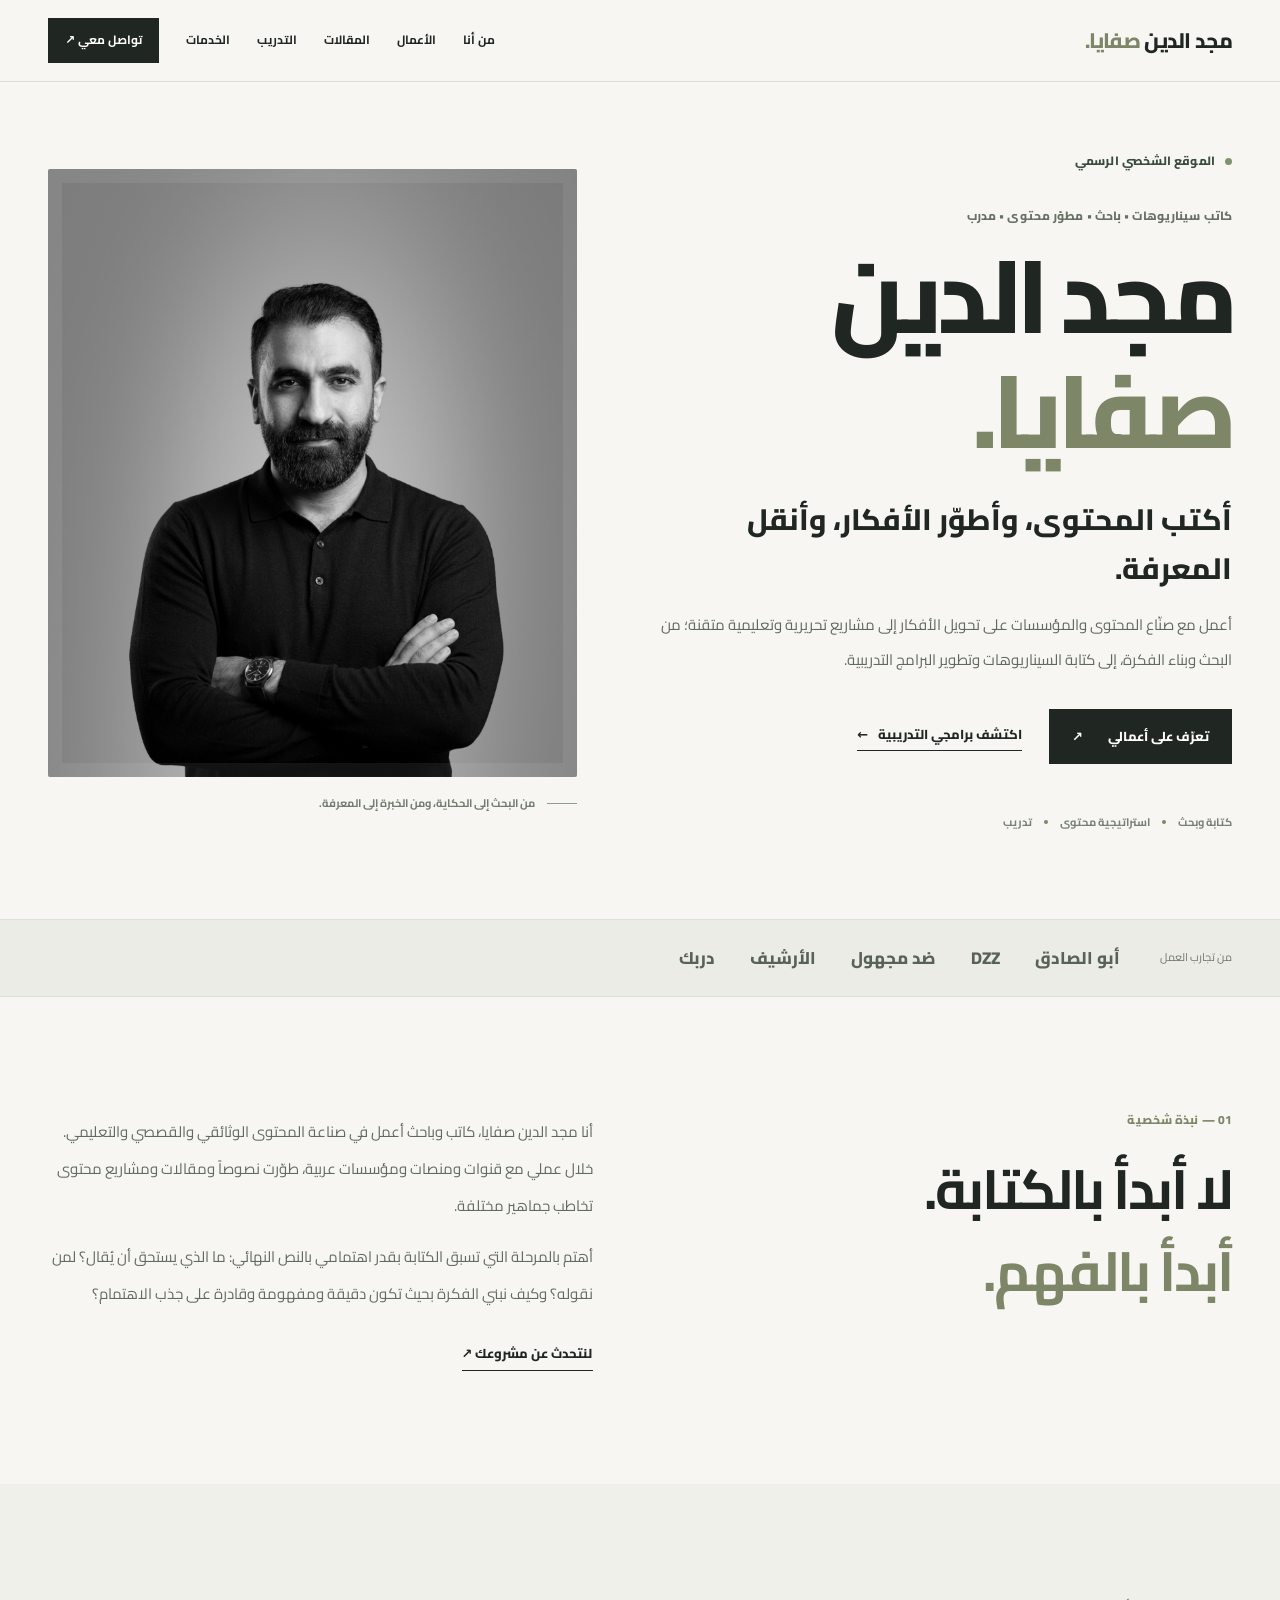
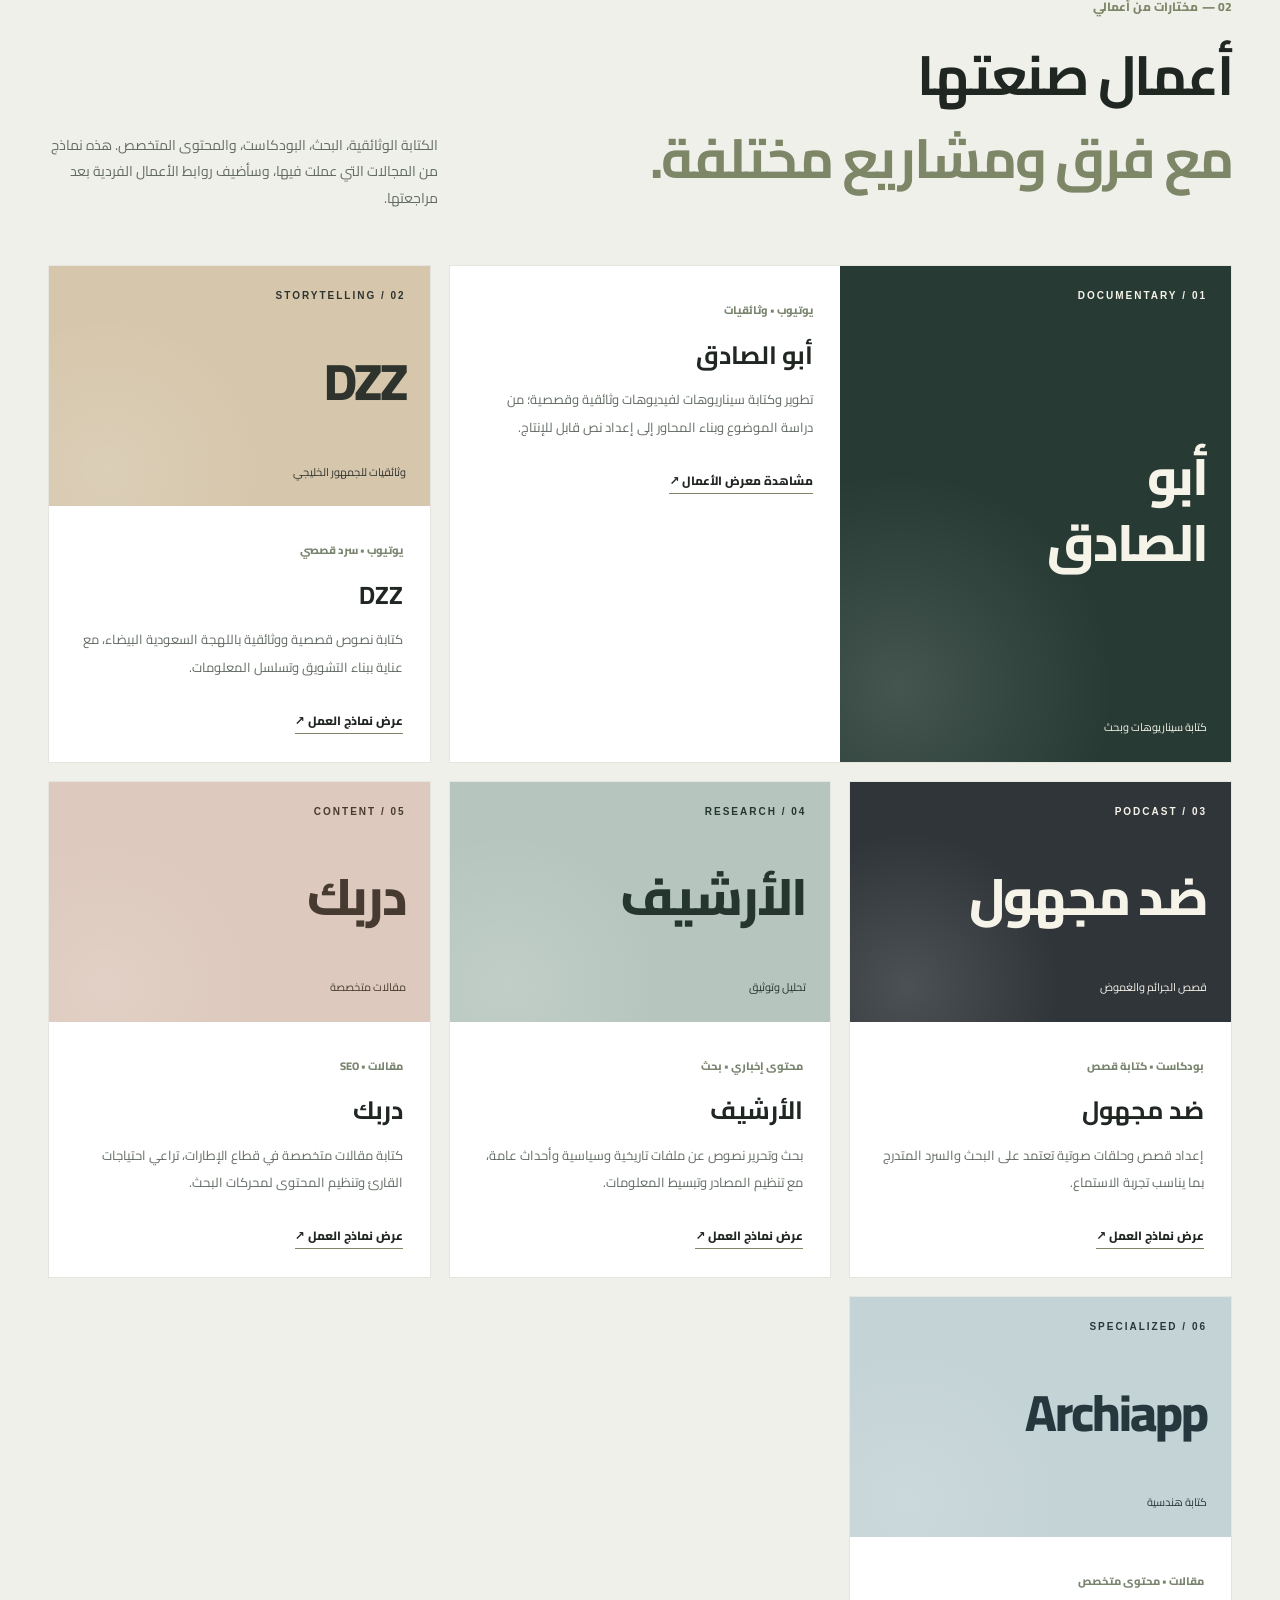
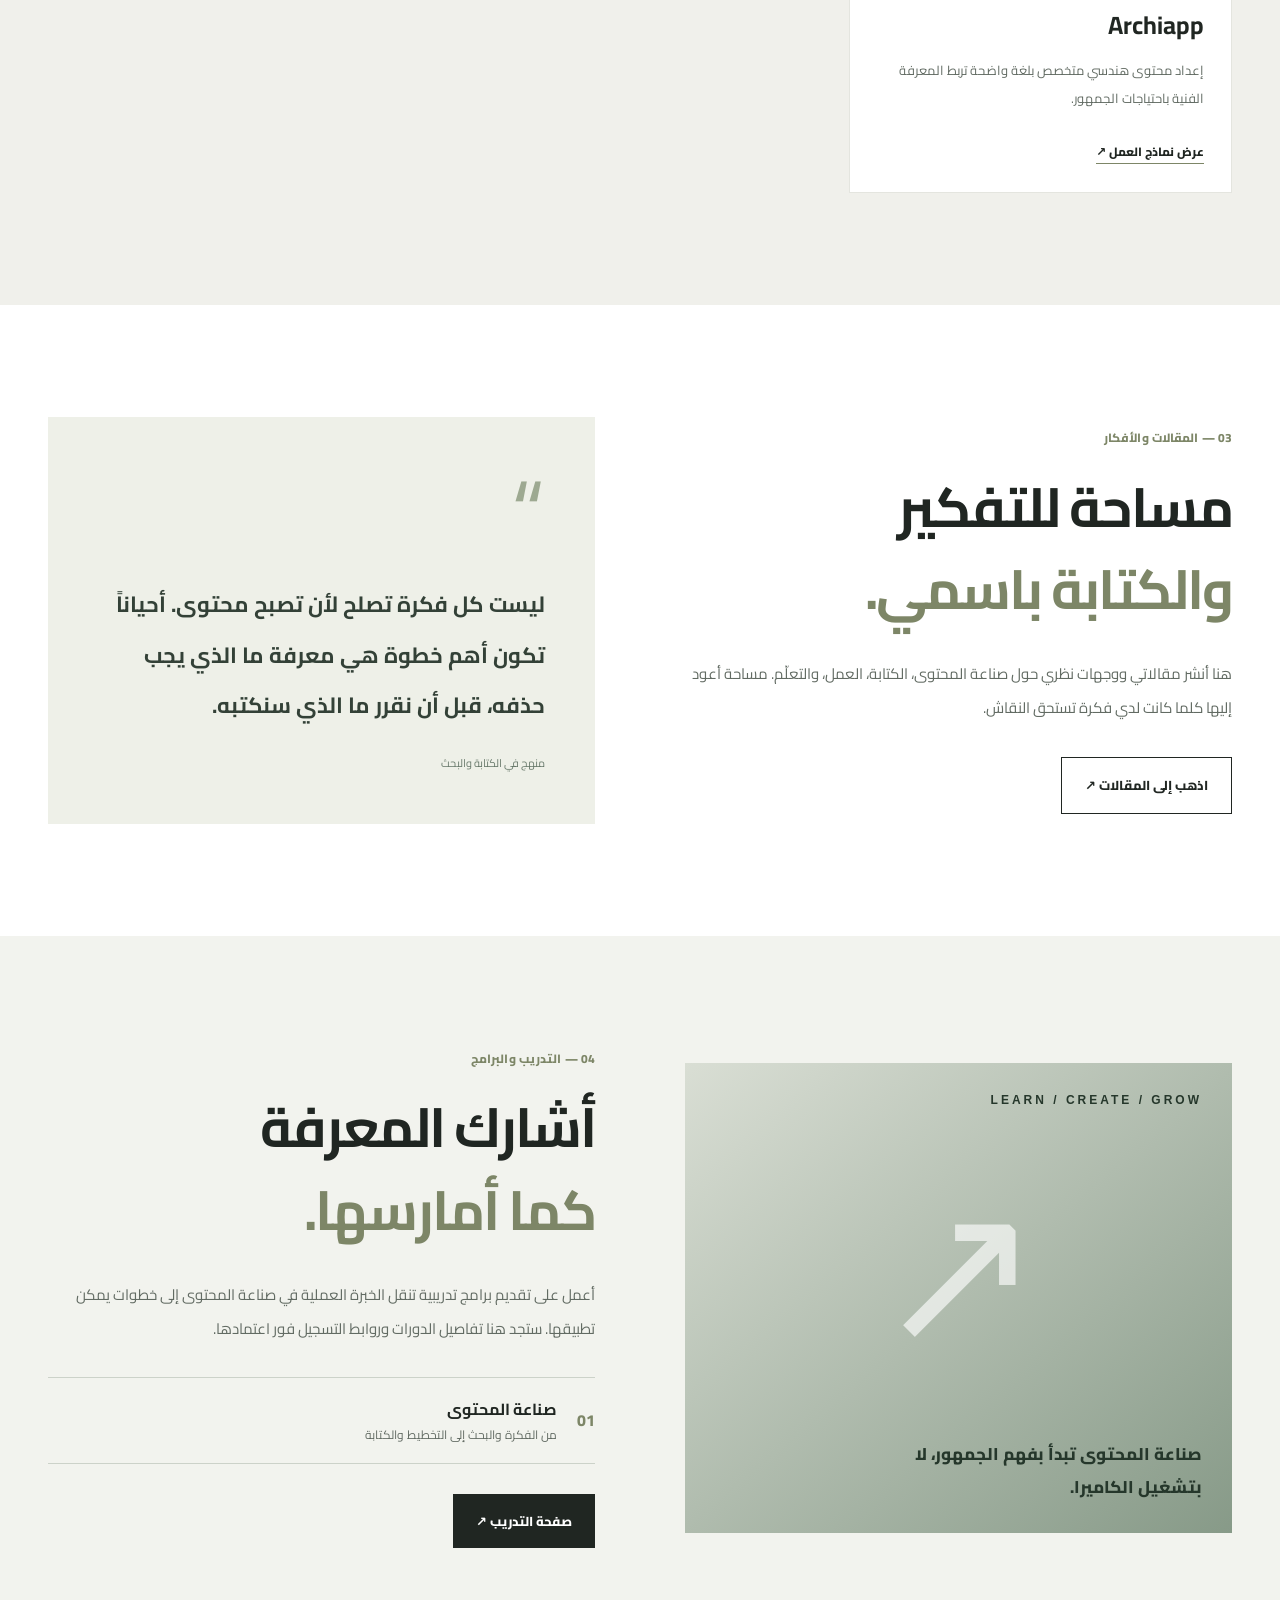
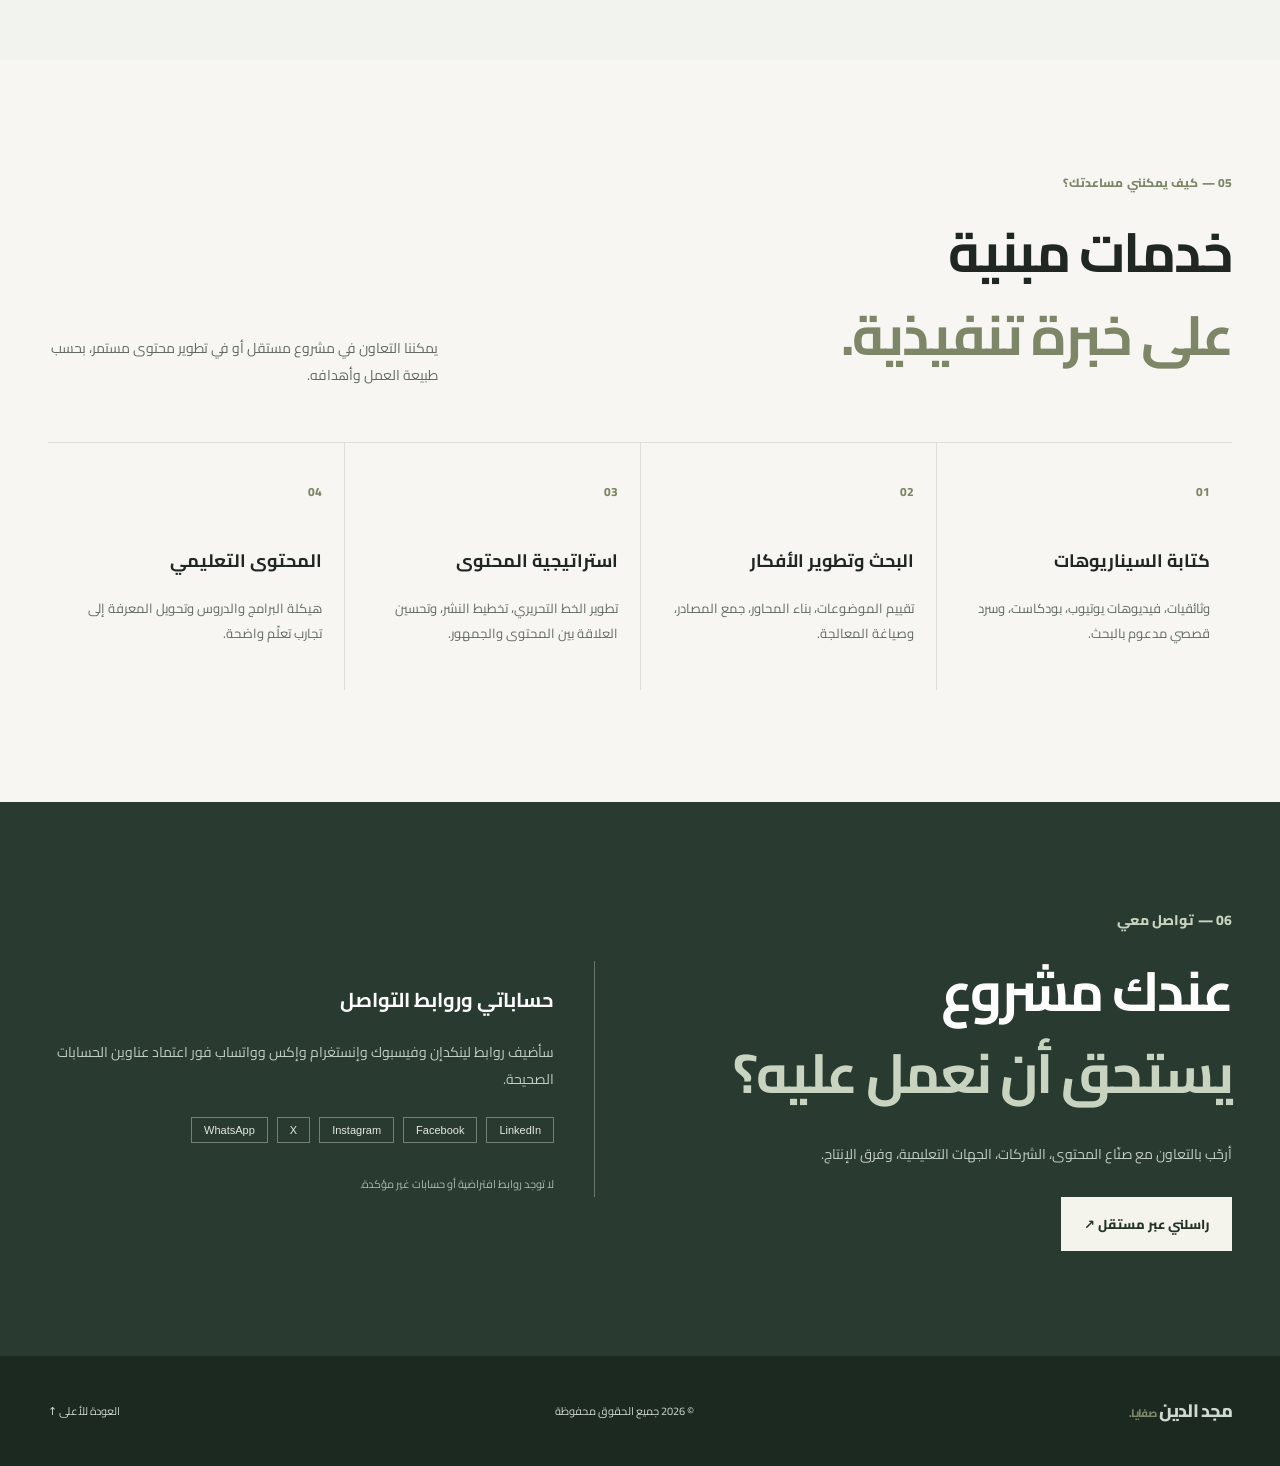
<file: index.html>
<!doctype html>
<html lang="ar" dir="rtl">
<head>
<meta charset="utf-8"><meta name="viewport" content="width=device-width,initial-scale=1">
<meta name="theme-color" content="#f7f6f2"><meta name="description" content="الموقع الرسمي لمجد الدين صفايا: كاتب سيناريوهات وباحث ومطوّر محتوى ومدرب. اكتشف أعماله ومقالاته وبرامجه التدريبية.">
<meta property="og:type" content="website"><meta property="og:title" content="مجد الدين صفايا | كتابة، بحث، تدريب"><meta property="og:description" content="أعمال ومقالات ودورات مجد الدين صفايا"><meta property="og:image" content="https://majdsafayaa.github.io/majd-portfolio/Photo.png">
<title>مجد الدين صفايا | كاتب وباحث ومدرب</title>
<link rel="preconnect" href="https://fonts.googleapis.com"><link rel="preconnect" href="https://fonts.gstatic.com" crossorigin><link href="https://fonts.googleapis.com/css2?family=Cairo:wght@400;500;600;700;800&display=swap" rel="stylesheet"><link rel="stylesheet" href="styles.css">
</head>
<body>
<a class="skip" href="#main">تجاوز إلى المحتوى</a>
<header class="site-header"><div class="container nav-wrap"><a class="brand" href="index.html" aria-label="الصفحة الرئيسية">مجد الدين <span>صفايا.</span></a><button class="menu-toggle" id="menu" aria-label="فتح القائمة" aria-expanded="false" aria-controls="nav">☰</button><nav id="nav" class="nav-links" aria-label="التنقل الرئيسي"><a href="#about">من أنا</a><a href="#work">الأعمال</a><a href="articles.html">المقالات</a><a href="training.html">التدريب</a><a href="#services">الخدمات</a><a class="nav-contact" href="#contact">تواصل معي ↗</a></nav></div></header>
<main id="main">
<section class="hero"><div class="container hero-grid"><div class="hero-copy"><p class="eyebrow"><span class="status-dot"></span> الموقع الشخصي الرسمي</p><p class="overline">كاتب سيناريوهات • باحث • مطوّر محتوى • مدرب</p><h1>مجد الدين<br><span>صفايا.</span></h1><p class="hero-statement">أكتب المحتوى، وأطوّر الأفكار، وأنقل المعرفة.</p><p class="hero-desc">أعمل مع صنّاع المحتوى والمؤسسات على تحويل الأفكار إلى مشاريع تحريرية وتعليمية متقنة؛ من البحث وبناء الفكرة، إلى كتابة السيناريوهات وتطوير البرامج التدريبية.</p><div class="hero-actions"><a class="button button-dark" href="#work">تعرّف على أعمالي <span>↗</span></a><a class="text-link" href="training.html">اكتشف برامجي التدريبية <span>←</span></a></div><div class="hero-bottom"><span>كتابة وبحث</span><i></i><span>استراتيجية محتوى</span><i></i><span>تدريب</span></div></div><div class="hero-visual"><div class="portrait-frame"><img src="Photo.png" alt="مجد الدين صفايا — صورة شخصية" width="640" height="640" fetchpriority="high"></div><div class="image-note"><span class="image-note-line"></span> من البحث إلى الحكاية، ومن الخبرة إلى المعرفة.</div></div></div></section>
<section class="intro-bar"><div class="container intro-bar-inner"><span class="intro-label">من تجارب العمل</span><div class="client-names"><span>أبو الصادق</span><span>DZZ</span><span>ضد مجهول</span><span>الأرشيف</span><span>دربك</span></div></div></section>
<section class="section about-section" id="about"><div class="container split"><div><p class="section-label">01 — نبذة شخصية</p><h2>لا أبدأ بالكتابة.<br><em>أبدأ بالفهم.</em></h2></div><div class="prose"><p>أنا مجد الدين صفايا، كاتب وباحث أعمل في صناعة المحتوى الوثائقي والقصصي والتعليمي. خلال عملي مع قنوات ومنصات ومؤسسات عربية، طوّرت نصوصاً ومقالات ومشاريع محتوى تخاطب جماهير مختلفة.</p><p>أهتم بالمرحلة التي تسبق الكتابة بقدر اهتمامي بالنص النهائي: ما الذي يستحق أن يُقال؟ لمن نقوله؟ وكيف نبني الفكرة بحيث تكون دقيقة ومفهومة وقادرة على جذب الاهتمام؟</p><a class="inline-link" href="#contact">لنتحدث عن مشروعك ↗</a></div></div></section>
<section class="section work-section" id="work"><div class="container"><div class="section-head"><div><p class="section-label">02 — مختارات من أعمالي</p><h2>أعمال صنعتها<br><em>مع فرق ومشاريع مختلفة.</em></h2></div><p>الكتابة الوثائقية، البحث، البودكاست، والمحتوى المتخصص. هذه نماذج من المجالات التي عملت فيها، وسأضيف روابط الأعمال الفردية بعد مراجعتها.</p></div><div class="work-grid">
<article class="work-card work-lead"><div class="work-art art-one"><span class="art-top">01 / DOCUMENTARY</span><strong>أبو<br>الصادق</strong><span class="art-bottom">كتابة سيناريوهات وبحث</span></div><div class="work-info"><span class="card-type">يوتيوب • وثائقيات</span><h3>أبو الصادق</h3><p>تطوير وكتابة سيناريوهات لفيديوهات وثائقية وقصصية؛ من دراسة الموضوع وبناء المحاور إلى إعداد نص قابل للإنتاج.</p><a href="https://mostaql.com/u/Majd_Safaya/portfolio" target="_blank" rel="noopener noreferrer">مشاهدة معرض الأعمال ↗</a></div></article>
<article class="work-card"><div class="work-art art-two"><span class="art-top">02 / STORYTELLING</span><strong>DZZ</strong><span class="art-bottom">وثائقيات للجمهور الخليجي</span></div><div class="work-info"><span class="card-type">يوتيوب • سرد قصصي</span><h3>DZZ</h3><p>كتابة نصوص قصصية ووثائقية باللهجة السعودية البيضاء، مع عناية ببناء التشويق وتسلسل المعلومات.</p><a href="https://mostaql.com/u/Majd_Safaya/portfolio" target="_blank" rel="noopener noreferrer">عرض نماذج العمل ↗</a></div></article>
<article class="work-card"><div class="work-art art-three"><span class="art-top">03 / PODCAST</span><strong>ضد مجهول</strong><span class="art-bottom">قصص الجرائم والغموض</span></div><div class="work-info"><span class="card-type">بودكاست • كتابة قصص</span><h3>ضد مجهول</h3><p>إعداد قصص وحلقات صوتية تعتمد على البحث والسرد المتدرج بما يناسب تجربة الاستماع.</p><a href="https://mostaql.com/u/Majd_Safaya/portfolio" target="_blank" rel="noopener noreferrer">عرض نماذج العمل ↗</a></div></article>
<article class="work-card"><div class="work-art art-four"><span class="art-top">04 / RESEARCH</span><strong>الأرشيف</strong><span class="art-bottom">تحليل وتوثيق</span></div><div class="work-info"><span class="card-type">محتوى إخباري • بحث</span><h3>الأرشيف</h3><p>بحث وتحرير نصوص عن ملفات تاريخية وسياسية وأحداث عامة، مع تنظيم المصادر وتبسيط المعلومات.</p><a href="https://mostaql.com/u/Majd_Safaya/portfolio" target="_blank" rel="noopener noreferrer">عرض نماذج العمل ↗</a></div></article>
<article class="work-card"><div class="work-art art-five"><span class="art-top">05 / CONTENT</span><strong>دربك</strong><span class="art-bottom">مقالات متخصصة</span></div><div class="work-info"><span class="card-type">مقالات • SEO</span><h3>دربك</h3><p>كتابة مقالات متخصصة في قطاع الإطارات، تراعي احتياجات القارئ وتنظيم المحتوى لمحركات البحث.</p><a href="https://mostaql.com/u/Majd_Safaya/portfolio" target="_blank" rel="noopener noreferrer">عرض نماذج العمل ↗</a></div></article>
<article class="work-card"><div class="work-art art-six"><span class="art-top">06 / SPECIALIZED</span><strong>Archiapp</strong><span class="art-bottom">كتابة هندسية</span></div><div class="work-info"><span class="card-type">مقالات • محتوى متخصص</span><h3>Archiapp</h3><p>إعداد محتوى هندسي متخصص بلغة واضحة تربط المعرفة الفنية باحتياجات الجمهور.</p><a href="https://mostaql.com/u/Majd_Safaya/portfolio" target="_blank" rel="noopener noreferrer">عرض نماذج العمل ↗</a></div></article>
</div></div></section>
<section class="section ideas-section" id="articles"><div class="container editorial-grid"><div><p class="section-label">03 — المقالات والأفكار</p><h2>مساحة للتفكير<br><em>والكتابة باسمي.</em></h2><p>هنا أنشر مقالاتي ووجهات نظري حول صناعة المحتوى، الكتابة، العمل، والتعلّم. مساحة أعود إليها كلما كانت لدي فكرة تستحق النقاش.</p><a class="button button-outline" href="articles.html">اذهب إلى المقالات ↗</a></div><div class="editorial-panel"><div class="panel-mark">“</div><p>ليست كل فكرة تصلح لأن تصبح محتوى. أحياناً تكون أهم خطوة هي معرفة ما الذي يجب حذفه، قبل أن نقرر ما الذي سنكتبه.</p><span>منهج في الكتابة والبحث</span></div></div></section>
<section class="section training-section" id="training"><div class="container training-grid"><div class="training-art"><div class="training-art-label">LEARN / CREATE / GROW</div><div class="training-art-symbol">↗</div><div class="training-art-caption">صناعة المحتوى تبدأ بفهم الجمهور، لا بتشغيل الكاميرا.</div></div><div><p class="section-label">04 — التدريب والبرامج</p><h2>أشارك المعرفة<br><em>كما أمارسها.</em></h2><p>أعمل على تقديم برامج تدريبية تنقل الخبرة العملية في صناعة المحتوى إلى خطوات يمكن تطبيقها. ستجد هنا تفاصيل الدورات وروابط التسجيل فور اعتمادها.</p><div class="training-topic"><span>01</span><div><strong>صناعة المحتوى</strong><small>من الفكرة والبحث إلى التخطيط والكتابة</small></div></div><a class="button button-dark" href="training.html">صفحة التدريب ↗</a></div></div></section>
<section class="section services-section" id="services"><div class="container"><p class="section-label">05 — كيف يمكنني مساعدتك؟</p><div class="section-head"><h2>خدمات مبنية<br><em>على خبرة تنفيذية.</em></h2><p>يمكننا التعاون في مشروع مستقل أو في تطوير محتوى مستمر، بحسب طبيعة العمل وأهدافه.</p></div><div class="services-grid"><div class="service-item"><span>01</span><h3>كتابة السيناريوهات</h3><p>وثائقيات، فيديوهات يوتيوب، بودكاست، وسرد قصصي مدعوم بالبحث.</p></div><div class="service-item"><span>02</span><h3>البحث وتطوير الأفكار</h3><p>تقييم الموضوعات، بناء المحاور، جمع المصادر، وصياغة المعالجة.</p></div><div class="service-item"><span>03</span><h3>استراتيجية المحتوى</h3><p>تطوير الخط التحريري، تخطيط النشر، وتحسين العلاقة بين المحتوى والجمهور.</p></div><div class="service-item"><span>04</span><h3>المحتوى التعليمي</h3><p>هيكلة البرامج والدروس وتحويل المعرفة إلى تجارب تعلّم واضحة.</p></div></div></div></section>
<section class="contact-section" id="contact"><div class="container contact-grid"><div><p class="section-label">06 — تواصل معي</p><h2>عندك مشروع<br><em>يستحق أن نعمل عليه؟</em></h2><p>أرحّب بالتعاون مع صنّاع المحتوى، الشركات، الجهات التعليمية، وفرق الإنتاج.</p><a class="button button-light" href="https://mostaql.com/u/Majd_Safaya" target="_blank" rel="noopener noreferrer">راسلني عبر مستقل ↗</a></div><div class="contact-side"><h3>حساباتي وروابط التواصل</h3><p>سأضيف روابط لينكدإن وفيسبوك وإنستغرام وإكس وواتساب فور اعتماد عناوين الحسابات الصحيحة.</p><div class="social-pending" aria-label="حسابات ستضاف لاحقاً"><span>LinkedIn</span><span>Facebook</span><span>Instagram</span><span>X</span><span>WhatsApp</span></div><small>لا توجد روابط افتراضية أو حسابات غير مؤكدة.</small></div></div></section>
</main><footer class="footer"><div class="container footer-inner"><a class="brand" href="index.html">مجد الدين <span>صفايا.</span></a><span>© <span id="year">2026</span> جميع الحقوق محفوظة</span><a href="#main">العودة للأعلى ↑</a></div></footer><script src="script.js"></script></body></html>
</file>
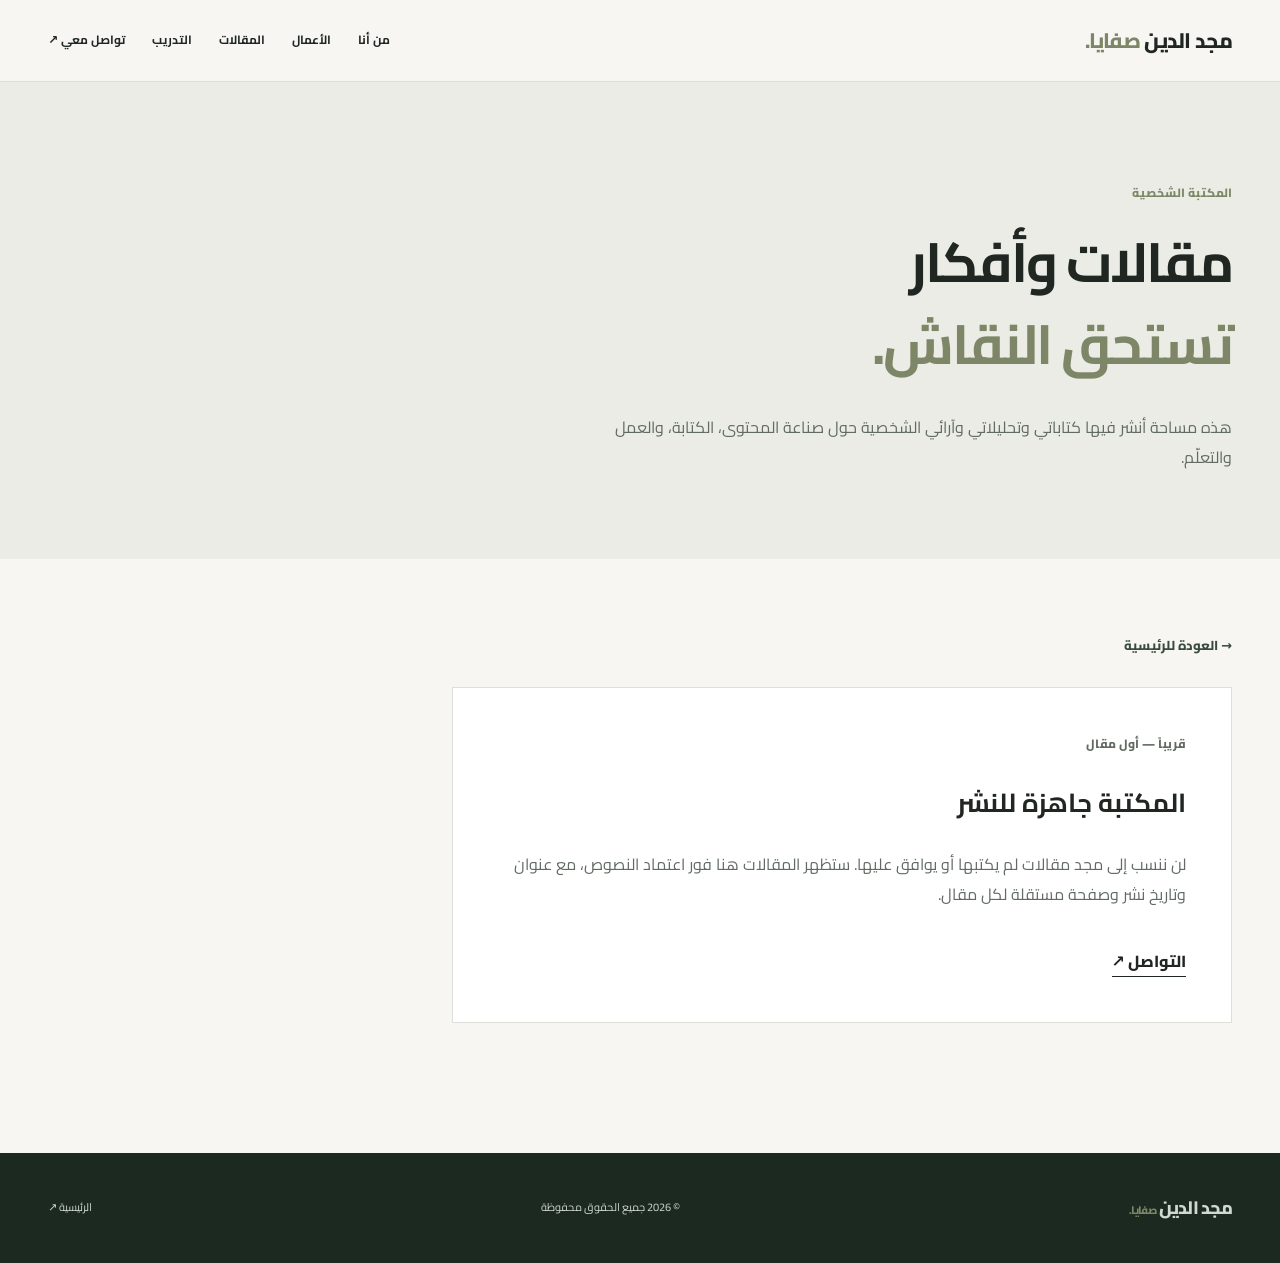
<file: articles.html>
<!doctype html><html lang="ar" dir="rtl"><head><meta charset="utf-8"><meta name="viewport" content="width=device-width,initial-scale=1"><meta name="description" content="مقالات وآراء مجد الدين صفايا حول الكتابة وصناعة المحتوى والعمل والتعلّم."><title>المقالات والأفكار | مجد الدين صفايا</title><link rel="preconnect" href="https://fonts.googleapis.com"><link href="https://fonts.googleapis.com/css2?family=Cairo:wght@400;500;600;700;800&display=swap" rel="stylesheet"><link rel="stylesheet" href="styles.css"></head><body><header class="site-header"><div class="container nav-wrap"><a class="brand" href="index.html">مجد الدين <span>صفايا.</span></a><button class="menu-toggle" id="menu" aria-label="فتح القائمة" aria-expanded="false" aria-controls="nav">☰</button><nav class="nav-links" id="nav"><a href="index.html#about">من أنا</a><a href="index.html#work">الأعمال</a><a href="articles.html" aria-current="page">المقالات</a><a href="training.html">التدريب</a><a href="index.html#contact">تواصل معي ↗</a></nav></div></header><main><section class="page-hero"><div class="container"><p class="section-label">المكتبة الشخصية</p><h1>مقالات وأفكار<br><em>تستحق النقاش.</em></h1><p>هذه مساحة أنشر فيها كتاباتي وتحليلاتي وآرائي الشخصية حول صناعة المحتوى، الكتابة، والعمل والتعلّم.</p></div></section><section class="page-content"><div class="container"><a class="back-link" href="index.html">→ العودة للرئيسية</a><div class="placeholder-card"><p class="section-label">قريباً — أول مقال</p><h2>المكتبة جاهزة للنشر</h2><p>لن ننسب إلى مجد مقالات لم يكتبها أو يوافق عليها. ستظهر المقالات هنا فور اعتماد النصوص، مع عنوان وتاريخ نشر وصفحة مستقلة لكل مقال.</p><a href="index.html#contact">التواصل ↗</a></div></div></section></main><footer class="footer"><div class="container footer-inner"><a class="brand" href="index.html">مجد الدين <span>صفايا.</span></a><span>© <span id="year">2026</span> جميع الحقوق محفوظة</span><a href="index.html">الرئيسية ↗</a></div></footer><script src="script.js"></script></body></html>
</file>
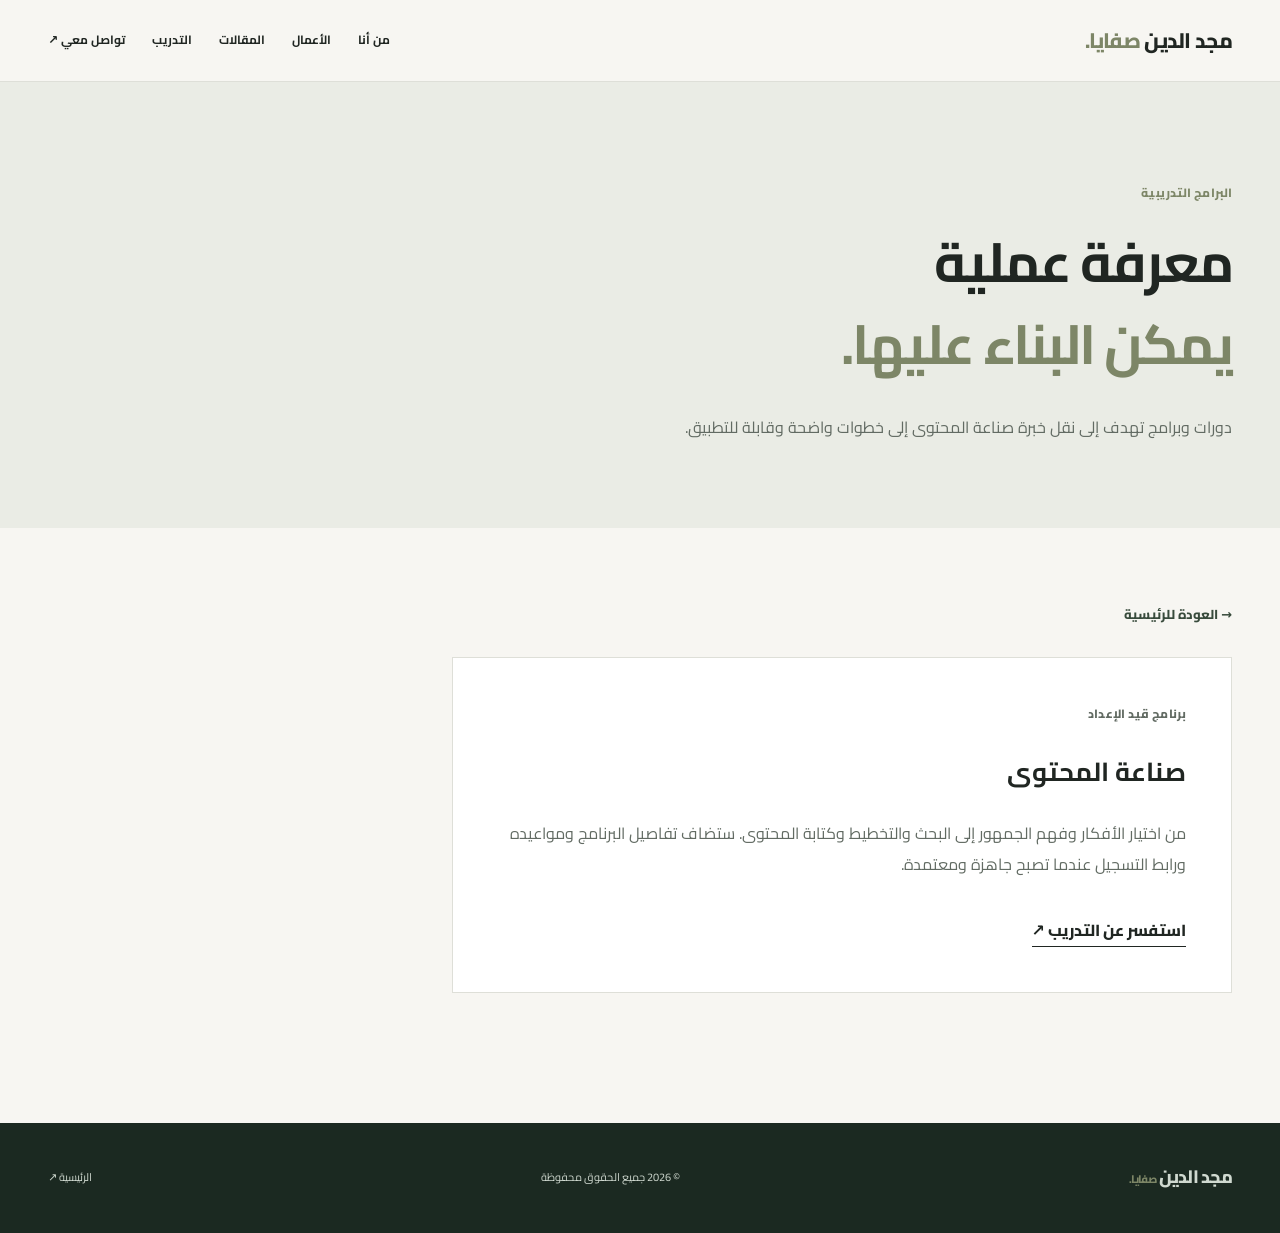
<file: training.html>
<!doctype html><html lang="ar" dir="rtl"><head><meta charset="utf-8"><meta name="viewport" content="width=device-width,initial-scale=1"><meta name="description" content="الدورات والبرامج التدريبية لمجد الدين صفايا في صناعة المحتوى والكتابة."><title>التدريب والدورات | مجد الدين صفايا</title><link rel="preconnect" href="https://fonts.googleapis.com"><link href="https://fonts.googleapis.com/css2?family=Cairo:wght@400;500;600;700;800&display=swap" rel="stylesheet"><link rel="stylesheet" href="styles.css"></head><body><header class="site-header"><div class="container nav-wrap"><a class="brand" href="index.html">مجد الدين <span>صفايا.</span></a><button class="menu-toggle" id="menu" aria-label="فتح القائمة" aria-expanded="false" aria-controls="nav">☰</button><nav class="nav-links" id="nav"><a href="index.html#about">من أنا</a><a href="index.html#work">الأعمال</a><a href="articles.html">المقالات</a><a href="training.html" aria-current="page">التدريب</a><a href="index.html#contact">تواصل معي ↗</a></nav></div></header><main><section class="page-hero"><div class="container"><p class="section-label">البرامج التدريبية</p><h1>معرفة عملية<br><em>يمكن البناء عليها.</em></h1><p>دورات وبرامج تهدف إلى نقل خبرة صناعة المحتوى إلى خطوات واضحة وقابلة للتطبيق.</p></div></section><section class="page-content"><div class="container"><a class="back-link" href="index.html">→ العودة للرئيسية</a><div class="placeholder-card"><p class="section-label">برنامج قيد الإعداد</p><h2>صناعة المحتوى</h2><p>من اختيار الأفكار وفهم الجمهور إلى البحث والتخطيط وكتابة المحتوى. ستضاف تفاصيل البرنامج ومواعيده ورابط التسجيل عندما تصبح جاهزة ومعتمدة.</p><a href="index.html#contact">استفسر عن التدريب ↗</a></div></div></section></main><footer class="footer"><div class="container footer-inner"><a class="brand" href="index.html">مجد الدين <span>صفايا.</span></a><span>© <span id="year">2026</span> جميع الحقوق محفوظة</span><a href="index.html">الرئيسية ↗</a></div></footer><script src="script.js"></script></body></html>
</file>
<file: styles.css>
:root{--bg:#f7f6f2;--paper:#fff;--ink:#202622;--muted:#626b63;--line:#dedfd8;--accent:#7d8667;--accent-dark:#384b3c;--soft:#eceee7}*{box-sizing:border-box}html{scroll-behavior:smooth}body{margin:0;background:var(--bg);color:var(--ink);font-family:Cairo,system-ui,sans-serif;line-height:1.9;-webkit-font-smoothing:antialiased}a{color:inherit;text-decoration:none}button{font:inherit}img{max-width:100%;display:block}.container{max-width:1260px;margin:auto;padding:0 38px}.skip{position:absolute;top:-70px;right:20px;z-index:99;background:#fff;padding:10px}.skip:focus{top:10px}.site-header{height:82px;position:sticky;top:0;z-index:30;background:#f7f6f2f2;backdrop-filter:blur(14px);border-bottom:1px solid var(--line)}.nav-wrap{height:100%;display:flex;align-items:center;justify-content:space-between;gap:35px}.brand{font-size:21px;font-weight:800;white-space:nowrap;letter-spacing:-.7px}.brand span{color:var(--accent)}.nav-links{display:flex;align-items:center;gap:27px}.nav-links>a{font-size:12px;font-weight:700;transition:color .2s}.nav-links>a:hover{color:var(--accent)}.nav-links .nav-contact{background:var(--ink);color:#fff;padding:11px 17px}.menu-toggle{display:none;border:0;background:transparent;font-size:26px;cursor:pointer}.hero{overflow:hidden}.hero-grid{display:grid;grid-template-columns:1.05fr .95fr;gap:70px;align-items:center;min-height:720px;padding-top:68px;padding-bottom:86px}.eyebrow,.overline,.section-label{font-size:12px;font-weight:800;letter-spacing:.1px}.eyebrow{color:var(--accent-dark);margin:0 0 32px}.status-dot{display:inline-block;width:7px;height:7px;border-radius:50%;background:#7e946f;margin-left:7px}.overline{color:#677064;margin-bottom:10px}.hero h1{font-size:clamp(72px,8vw,122px);letter-spacing:-6px;line-height:1.13;margin:0;font-weight:800}.hero h1 span{color:var(--accent)}.hero-statement{font-size:clamp(20px,2.3vw,30px);font-weight:800;line-height:1.65;margin:27px 0 14px;max-width:560px}.hero-desc{font-size:15px;color:#606960;line-height:2.3;max-width:575px}.hero-actions{display:flex;align-items:center;gap:27px;flex-wrap:wrap;margin-top:32px}.button{display:inline-flex;align-items:center;justify-content:center;gap:25px;font-size:13px;font-weight:800;padding:15px 23px;transition:transform .2s,background .2s}.button:hover{transform:translateY(-2px)}.button-dark{background:var(--ink);color:#fff}.text-link{font-size:13px;font-weight:800;border-bottom:1px solid var(--ink);padding-bottom:4px}.text-link span{margin-right:7px}.hero-bottom{display:flex;gap:12px;align-items:center;color:#778077;font-size:11px;font-weight:700;margin-top:48px;flex-wrap:wrap}.hero-bottom i{height:4px;width:4px;background:var(--accent);border-radius:50%}.hero-visual{align-self:stretch;display:flex;flex-direction:column;justify-content:center;gap:16px}.portrait-frame{background:#dadbd5;overflow:hidden;position:relative;aspect-ratio:4/4.6;border-radius:2px}.portrait-frame:after{content:"";position:absolute;inset:0;border:14px solid #ffffff12;pointer-events:none}.portrait-frame img{width:100%;height:100%;object-fit:cover;object-position:center 26%;filter:grayscale(100%)}.image-note{display:flex;gap:12px;align-items:center;color:#737c70;font-size:11px;font-weight:700}.image-note-line{width:30px;height:1px;background:#919c8c}.intro-bar{background:#eaece5;border-top:1px solid var(--line);border-bottom:1px solid var(--line)}.intro-bar-inner{display:flex;align-items:center;gap:40px;padding-top:22px;padding-bottom:22px}.intro-label{font-size:11px;color:#70786e;white-space:nowrap}.client-names{display:flex;gap:35px;align-items:center;flex-wrap:wrap}.client-names span{font-size:17px;font-weight:800;color:#586257}.section{padding:112px 0}.section-label{color:var(--accent);margin:0 0 16px}.section h2,.contact-section h2,.page-hero h1{font-size:clamp(35px,4.3vw,62px);line-height:1.5;letter-spacing:-2px;margin:0 0 26px}.section h2 em,.contact-section h2 em,.page-hero h1 em{font-style:normal;color:var(--accent)}.split{display:grid;grid-template-columns:1fr 1fr;gap:95px}.prose{color:var(--muted);font-size:15px;line-height:2.45}.prose p:first-child{margin-top:5px}.inline-link{display:inline-block;color:var(--ink);font-weight:800;border-bottom:1px solid;margin-top:10px;font-size:13px}.work-section{background:#f0f0eb}.section-head{display:flex;align-items:end;justify-content:space-between;gap:50px;margin-bottom:40px}.section-head>p{max-width:390px;color:var(--muted);font-size:14px}.work-grid{display:grid;grid-template-columns:repeat(3,minmax(0,1fr));gap:18px}.work-card{background:#fff;border:1px solid #e4e5df;overflow:hidden}.work-lead{grid-column:span 2;display:grid;grid-template-columns:1fr 1fr}.work-art{height:240px;padding:24px;display:flex;flex-direction:column;justify-content:space-between;position:relative;overflow:hidden}.work-art:before{content:"";position:absolute;inset:0;background:radial-gradient(circle at 15% 85%,#ffffff23,transparent 40%)}.work-art>*{position:relative;z-index:1}.work-lead .work-art{height:auto;min-height:365px}.work-art strong{font-size:clamp(35px,4vw,62px);font-weight:800;line-height:1.3;letter-spacing:-2px}.art-top{font:700 10px Arial;letter-spacing:2px}.art-bottom{font-size:11px}.art-one{background:#273a34;color:#f6f3e9}.art-two{background:#d6c7ac;color:#2e332e}.art-three{background:#303539;color:#f6f3e9}.art-four{background:#b6c6be;color:#24362d}.art-five{background:#ddc9bd;color:#473a31}.art-six{background:#c4d3d6;color:#26383e}.work-info{padding:27px}.card-type{font-size:11px;font-weight:800;color:#7a856f}.work-info h3{font-size:25px;line-height:1.5;margin:12px 0}.work-info p{font-size:13px;color:var(--muted);line-height:2.15}.work-info a{font-size:12px;font-weight:800;display:inline-block;border-bottom:1px solid var(--accent);margin-top:15px}.editorial-grid,.training-grid,.contact-grid{display:grid;grid-template-columns:1fr 1fr;gap:90px;align-items:center}.ideas-section{background:#fff}.ideas-section p:not(.section-label),.training-section p:not(.section-label){color:var(--muted);font-size:15px;line-height:2.3}.button-outline{border:1px solid var(--ink);margin-top:16px}.editorial-panel{background:#eef0e8;padding:50px;min-height:340px;display:flex;flex-direction:column;justify-content:center}.panel-mark{font-size:90px;color:#9da991;line-height:1}.editorial-panel p{font-size:22px!important;font-weight:700;color:#334137!important}.editorial-panel span{font-size:11px;color:#68796b}.training-section{background:#f2f3ee}.training-art{min-height:470px;background:linear-gradient(140deg,#d9ded4,#879a88);padding:30px;display:flex;flex-direction:column;justify-content:space-between;color:#25372b}.training-art-label{font:700 12px Arial;letter-spacing:3px}.training-art-symbol{font:200px Arial;line-height:1;text-align:center;color:#ffffffa3}.training-art-caption{font-size:17px;font-weight:800;max-width:310px}.training-topic{border-top:1px solid #ccd2c9;border-bottom:1px solid #ccd2c9;display:flex;gap:20px;align-items:center;margin:30px 0;padding:16px 0}.training-topic>span{color:var(--accent);font-weight:800}.training-topic strong,.training-topic small{display:block}.training-topic small{font-size:12px;color:var(--muted)}.services-grid{display:grid;grid-template-columns:repeat(4,1fr);border-top:1px solid var(--line);margin-top:40px}.service-item{padding:32px 22px;border-left:1px solid var(--line)}.service-item:last-child{border-left:0}.service-item>span{font-size:12px;color:var(--accent);font-weight:800}.service-item h3{font-size:18px;margin-top:38px}.service-item p{font-size:13px;color:var(--muted)}.contact-section{background:#293a31;color:#fff;padding:105px 0}.contact-section .section-label,.contact-section h2 em{color:#c8d4bf}.contact-section p{color:#c2cdc2;font-size:14px;max-width:500px}.button-light{background:#f4f4ed;color:#243329;margin-top:15px}.contact-side{border-right:1px solid #67756c;padding-right:40px}.contact-side h3{font-size:20px}.social-pending{display:flex;gap:9px;flex-wrap:wrap;margin:24px 0}.social-pending span{border:1px solid #728075;color:#e4e9e2;padding:6px 12px;font:11px Arial}.contact-side small{color:#acbbae;font-size:11px}.footer{background:#1b2921;color:#d0d9d0}.footer-inner{min-height:110px;display:flex;align-items:center;justify-content:space-between;gap:20px}.footer-inner span,.footer-inner>a:last-child{font-size:11px}.footer .brand{font-size:18px}.page-hero{padding:100px 0 70px;background:#eaece5}.page-hero p:not(.section-label){max-width:650px;color:var(--muted)}.page-content{padding:70px 0 130px;min-height:400px}.placeholder-card{max-width:780px;border:1px solid var(--line);background:#fff;padding:45px}.placeholder-card h2{font-size:26px}.placeholder-card p{color:var(--muted)}.placeholder-card a{display:inline-block;margin-top:20px;font-weight:800;border-bottom:1px solid}.back-link{display:inline-block;margin-bottom:30px;color:var(--accent-dark);font-weight:800;font-size:13px}@media(max-width:1050px){.nav-links{gap:15px}.hero-grid{gap:40px}.work-grid{grid-template-columns:repeat(2,1fr)}.services-grid{grid-template-columns:repeat(2,1fr)}.service-item:nth-child(2){border-left:0}.service-item:nth-child(-n+2){border-bottom:1px solid var(--line)}}@media(max-width:800px){.container{padding:0 22px}.site-header{height:70px}.menu-toggle{display:block}.nav-links{display:none;position:absolute;top:70px;right:0;left:0;background:var(--bg);border-bottom:1px solid var(--line);padding:20px 22px;flex-direction:column;align-items:stretch;gap:14px}.nav-links.open{display:flex}.nav-links .nav-contact{text-align:center}.hero-grid,.split,.editorial-grid,.training-grid,.contact-grid{grid-template-columns:1fr;gap:40px}.hero-grid{padding-top:50px;padding-bottom:65px}.hero h1{font-size:clamp(62px,13vw,100px)}.hero-visual{max-width:540px;width:100%;margin:auto}.portrait-frame{aspect-ratio:5/4.5}.section{padding:78px 0}.section-head{display:block}.work-lead{grid-column:span 2}.intro-bar-inner{display:block}.client-names{gap:18px}.contact-side{border-right:0;border-top:1px solid #67756c;padding-right:0;padding-top:20px}.footer-inner{flex-wrap:wrap;padding-top:25px;padding-bottom:25px}}@media(max-width:570px){.hero h1{letter-spacing:-3px}.hero-actions{gap:18px}.hero-bottom{margin-top:28px}.work-grid{grid-template-columns:1fr}.work-lead{grid-column:span 1;display:block}.work-lead .work-art{min-height:260px}.services-grid{grid-template-columns:1fr}.service-item{border-left:0;border-bottom:1px solid var(--line)}.service-item:nth-child(2){border-bottom:1px solid var(--line)}.editorial-panel{padding:30px;min-height:270px}.training-art{min-height:320px}.training-art-symbol{font-size:140px}.section h2,.contact-section h2{letter-spacing:-1px}.footer-inner{display:flex;flex-direction:column;align-items:flex-start;gap:8px}.page-hero{padding:70px 0 50px}.placeholder-card{padding:26px}}@media(prefers-reduced-motion:reduce){html{scroll-behavior:auto}*,*:before,*:after{transition:none!important}}
</file>
